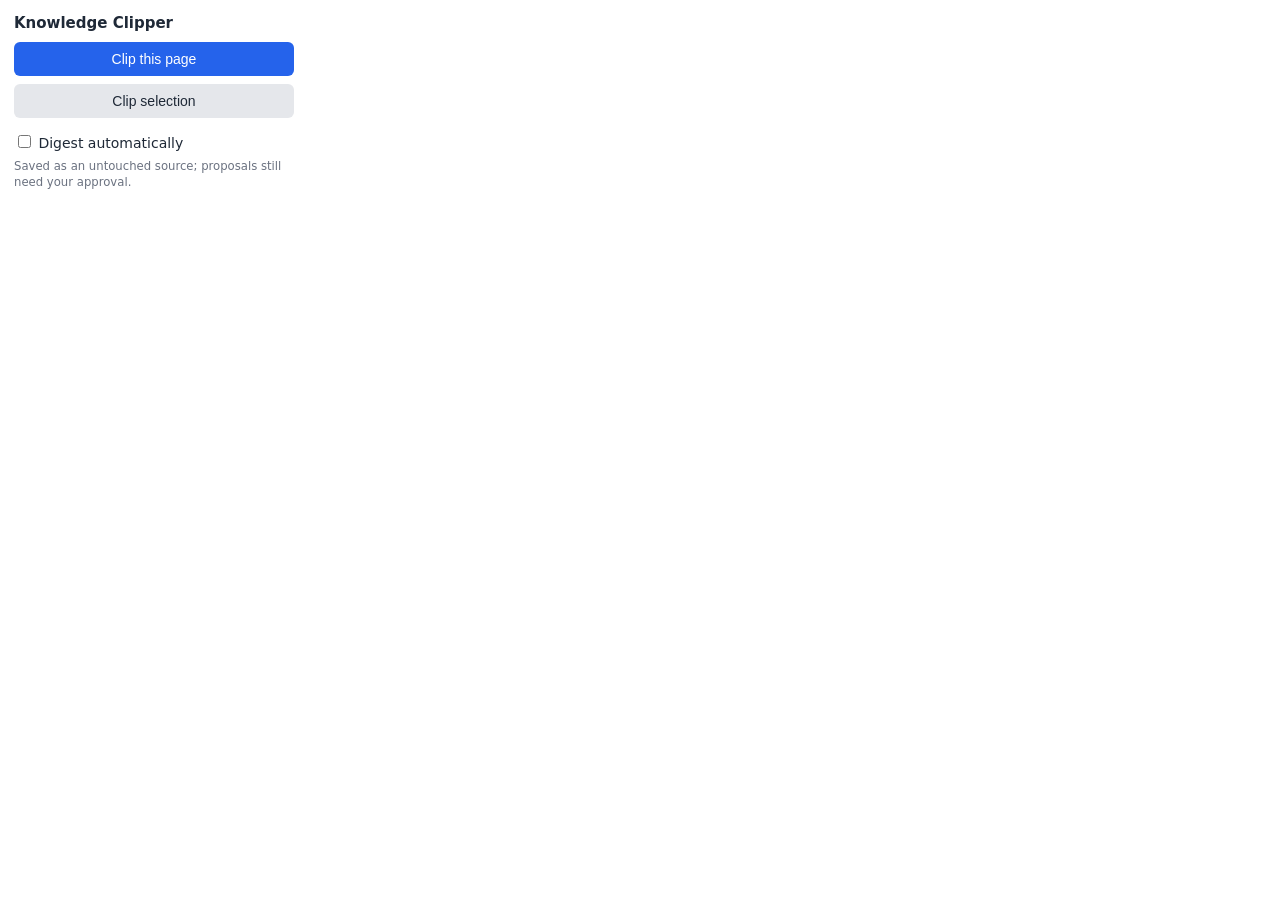
<file: extension/popup.html>
<!doctype html>
<meta charset="utf-8">
<style>
  :root { color-scheme: light dark; }  /* form controls and scrollbars follow the dark theme too */
  body { width: 280px; margin: 0; padding: 14px; font: 14px system-ui, sans-serif; color: #1f2937; }
  h1 { font-size: 15px; margin: 0 0 10px; }
  button { width: 100%; padding: 9px; margin-bottom: 8px; border: 0; border-radius: 6px; background: #2563eb; color: #fff; font-size: 14px; cursor: pointer; }
  button.alt { background: #e5e7eb; color: #1f2937; }
  button:disabled { opacity: .5; cursor: default; }
  input[type=text] { width: 100%; box-sizing: border-box; padding: 7px; margin: 4px 0 8px; }
  label { display: block; margin: 6px 0; }
  #msg { margin-top: 8px; font-size: 13px; min-height: 18px; }
  .err { color: #b91c1c; } .ok { color: #15803d; } small { color: #6b7280; }
  @media (prefers-color-scheme: dark) { body { background: #111827; color: #e5e7eb; } button.alt { background: #374151; color: #e5e7eb; } small { color: #9ca3af; } }
</style>
<h1>Knowledge Clipper</h1>
<div id="setup" hidden>
  <small>Paste the clip key from <code>data/clipper.key</code> (one time).</small>
  <input type="text" id="key" placeholder="clip key" autocomplete="off">
  <button id="savekey">Save key</button>
</div>
<div id="main">
  <button id="page">Clip this page</button>
  <button id="sel" class="alt">Clip selection</button>
  <label><input type="checkbox" id="digest"> Digest automatically</label>
  <small>Saved as an untouched source; proposals still need your approval.</small>
</div>
<div id="msg"></div>
<script src="popup.js"></script>
</file>
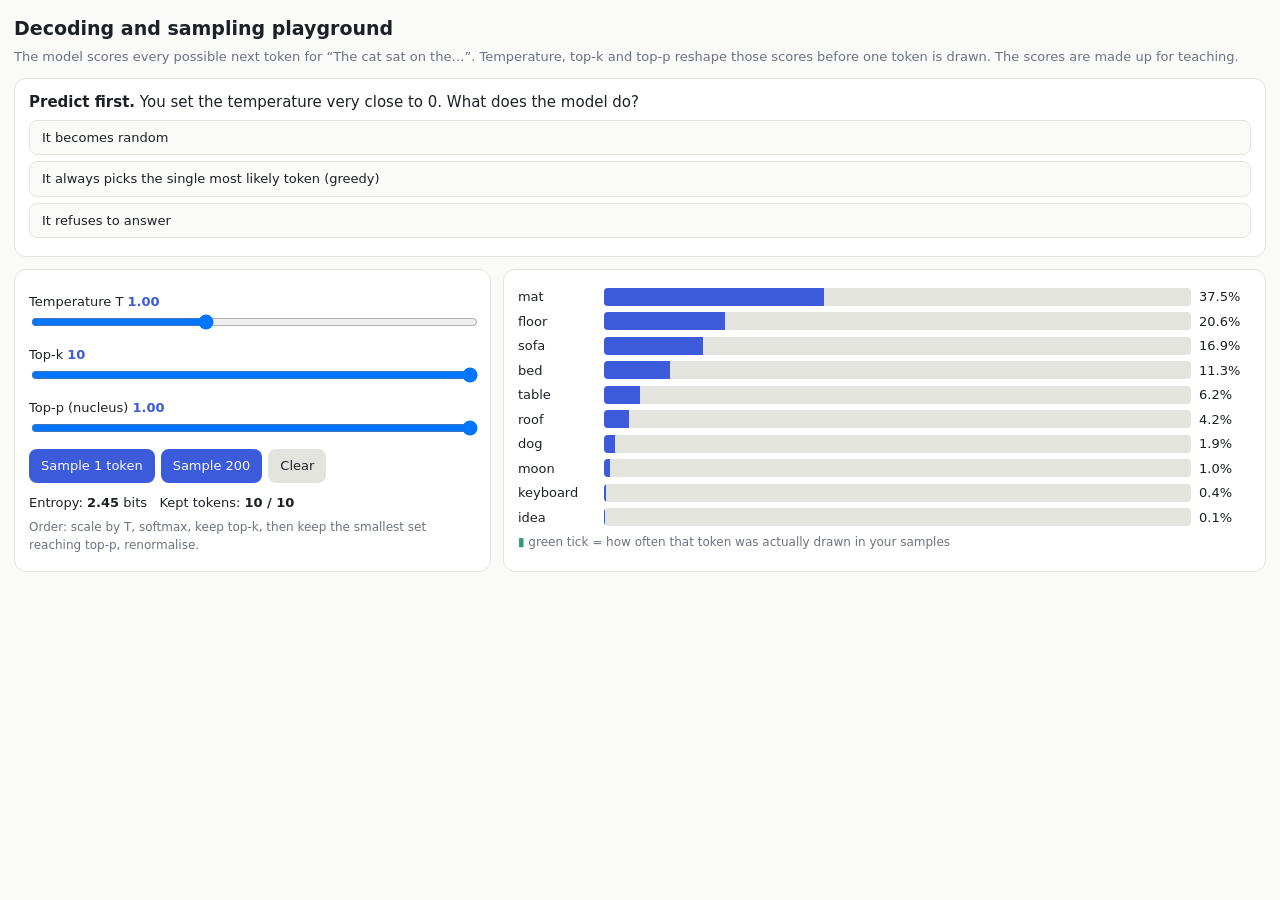
<file: playgrounds/decoding-and-sampling.html>
<!doctype html><html lang="en"><head><meta charset="utf-8"><meta name="viewport" content="width=device-width,initial-scale=1"><title>Decoding and sampling playground</title>
<style>
:root{--bg:#fafaf8;--ink:#1d2127;--muted:#6b7280;--line:#e4e4df;--panel:#fff;--accent:#3b5bdb;--ok:#2f9e6b;--bad:#c92a2a}
@media(prefers-color-scheme:dark){:root{--bg:#14161a;--ink:#e6e8ec;--muted:#98a0ad;--line:#2b2f37;--panel:#1b1e24;--accent:#7c93ff;--ok:#4cc38a;--bad:#ff6b6b}}
*{box-sizing:border-box}body{margin:0;background:var(--bg);color:var(--ink);font:15px/1.5 system-ui,sans-serif;padding:14px}
h1{font-size:19px;margin:0 0 4px}.sub{color:var(--muted);margin:0 0 12px;font-size:13px}.card{background:var(--panel);border:1px solid var(--line);border-radius:12px;padding:12px 14px;margin-bottom:12px}
.grid{display:grid;grid-template-columns:minmax(240px,1fr) minmax(0,1.6fr);gap:12px}@media(max-width:760px){.grid{grid-template-columns:1fr}}
label{display:block;font-size:13px;margin-top:10px}label b{font-variant-numeric:tabular-nums;color:var(--accent)}input[type=range]{width:100%}
button{background:var(--accent);color:var(--bg);border:0;border-radius:8px;padding:7px 12px;font:inherit;font-size:13px;cursor:pointer;margin:8px 6px 0 0}button.g{background:var(--line);color:var(--ink)}
.opt{display:block;width:100%;text-align:left;background:var(--bg);color:var(--ink);border:1px solid var(--line);margin:6px 0}.opt.sel{border-color:var(--accent)}
.row{display:grid;grid-template-columns:78px 1fr 52px;gap:8px;align-items:center;margin:5px 0;font-size:13px}.bar{height:18px;border-radius:4px;background:var(--line);position:relative;overflow:hidden}
.bar i{position:absolute;left:0;top:0;bottom:0;background:var(--accent);transition:width .25s}.bar u{position:absolute;top:0;bottom:0;width:3px;background:var(--ok);transition:left .25s}.row.off{opacity:.35}.row.off .bar i{background:var(--muted)}
.stat{font-size:13px;margin-top:10px;font-variant-numeric:tabular-nums}#out{font-size:15px;margin-top:8px;line-height:2}.tok{background:var(--line);border-radius:5px;padding:1px 6px;margin-right:4px}
#reveal{display:none;border-left:3px solid var(--accent);padding-left:10px;margin-top:10px;font-size:14px}.legend{color:var(--muted);font-size:12px;margin-top:6px}
</style></head><body>
<h1>Decoding and sampling playground</h1><p class="sub">The model scores every possible next token for &ldquo;The cat sat on the&hellip;&rdquo;. Temperature, top-k and top-p reshape those scores before one token is drawn. The scores are made up for teaching.</p>
<div class="card"><b>Predict first.</b> You set the temperature very close to 0. What does the model do?
<button class="opt" data-a="a">It becomes random</button><button class="opt" data-a="b">It always picks the single most likely token (greedy)</button><button class="opt" data-a="c">It refuses to answer</button><div id="reveal"></div></div>
<div class="grid"><div class="card"><label>Temperature T <b id="tv"></b><input id="t" type="range" min="0.05" max="2.5" step="0.05" value="1"></label>
<label>Top-k <b id="kv"></b><input id="k" type="range" min="1" max="10" step="1" value="10"></label>
<label>Top-p (nucleus) <b id="pv"></b><input id="p" type="range" min="0.1" max="1" step="0.05" value="1"></label>
<div><button id="s1">Sample 1 token</button><button id="s200">Sample 200</button><button id="clr" class="g">Clear</button></div>
<div class="stat">Entropy: <b id="ent"></b> bits &nbsp; Kept tokens: <b id="kept"></b></div><div class="legend">Order: scale by T, softmax, keep top-k, then keep the smallest set reaching top-p, renormalise.</div></div>
<div class="card"><div id="bars"></div><div class="legend"><span style="color:var(--ok)">&#9646;</span> green tick = how often that token was actually drawn in your samples</div><div id="out"></div></div></div>
<script>
const $=id=>document.getElementById(id);
const toks=[["mat",4.0],["floor",3.4],["sofa",3.2],["bed",2.8],["table",2.2],["roof",1.8],["dog",1.0],["moon",0.4],["keyboard",-0.5],["idea",-2.0]];
let counts=toks.map(()=>0),total=0;
function dist(){const T=+$("t").value,K=+$("k").value,Pp=+$("p").value;
 const z=toks.map(t=>t[1]/T),m=Math.max(...z),e=z.map(v=>Math.exp(v-m)),s=e.reduce((a,b)=>a+b,0);let pr=e.map(v=>v/s);
 const order=pr.map((v,i)=>i).sort((a,b)=>pr[b]-pr[a]);let keep=new Set(order.slice(0,K));
 let cum=0,k2=new Set();for(const i of order){if(!keep.has(i))continue;k2.add(i);cum+=pr[i];if(cum>=Pp)break}
 const z2=pr.map((v,i)=>k2.has(i)?v:0),t2=z2.reduce((a,b)=>a+b,0);return{full:pr,final:z2.map(v=>v/t2),kept:k2}}
function draw(){const T=+$("t").value;$("tv").textContent=T.toFixed(2);$("kv").textContent=$("k").value;$("pv").textContent=(+$("p").value).toFixed(2);
 const d=dist();$("bars").innerHTML=toks.map((t,i)=>{const on=d.kept.has(i),w=(d.final[i]*100).toFixed(1),emp=total?(counts[i]/total*100):0;
  return `<div class="row ${on?"":"off"}"><span>${t[0]}</span><div class="bar"><i style="width:${w}%"></i>${total?`<u style="left:calc(${emp}% - 1px)"></u>`:""}</div><span>${w}%</span></div>`}).join("");
 const H=-d.final.reduce((a,p)=>p>0?a+p*Math.log2(p):a,0);$("ent").textContent=H.toFixed(2);$("kept").textContent=d.kept.size+" / "+toks.length}
function draw1(){const d=dist();let r=Math.random(),c=0;for(let i=0;i<toks.length;i++){c+=d.final[i];if(r<c)return i}return toks.findIndex((_,i)=>d.final[i]>0)}
function sample(n){for(let j=0;j<n;j++){const i=draw1();counts[i]++;total++;if(n==1)$("out").innerHTML+=`<span class="tok">${toks[i][0]}</span>`}if(n>1)$("out").innerHTML=`<span class="muted">${total} samples drawn. Compare the green ticks with the bars.</span>`;draw()}
$("s1").onclick=()=>sample(1);$("s200").onclick=()=>sample(200);$("clr").onclick=()=>{counts=toks.map(()=>0);total=0;$("out").innerHTML="";draw()};
["t","k","p"].forEach(i=>$(i).oninput=()=>{counts=toks.map(()=>0);total=0;draw()});
document.querySelectorAll(".opt").forEach(o=>o.onclick=()=>{document.querySelectorAll(".opt").forEach(x=>x.classList.remove("sel"));o.classList.add("sel");const r=$("reveal");r.style.display="block";
 r.innerHTML=(o.dataset.a=="b"?"<b>Right.</b> ":"<b>Not quite.</b> ")+"Dividing the scores by a tiny T exaggerates the gaps, so nearly all probability lands on the top token: effectively greedy decoding. Large T flattens the distribution toward uniform. Drag T both ways and watch the entropy readout.";});
draw();
</script></body></html>
</file>
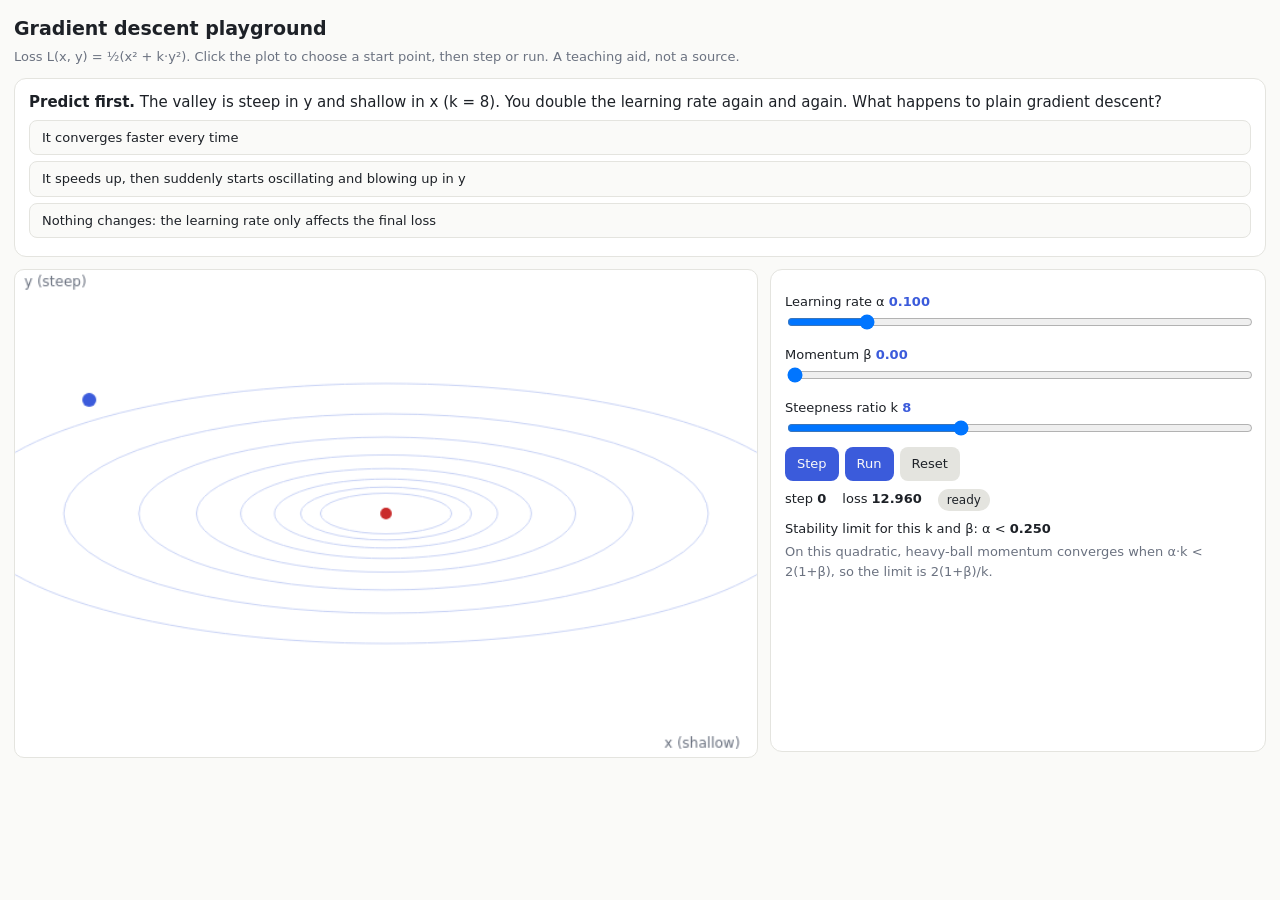
<file: playgrounds/gradient-descent.html>
<!doctype html><html lang="en"><head><meta charset="utf-8"><meta name="viewport" content="width=device-width,initial-scale=1"><title>Gradient descent playground</title>
<style>
:root{--bg:#fafaf8;--ink:#1d2127;--muted:#6b7280;--line:#e4e4df;--panel:#fff;--accent:#3b5bdb;--ok:#2f9e6b;--bad:#c92a2a;--c1:#c9d3f5}
@media(prefers-color-scheme:dark){:root{--bg:#14161a;--ink:#e6e8ec;--muted:#98a0ad;--line:#2b2f37;--panel:#1b1e24;--accent:#7c93ff;--ok:#4cc38a;--bad:#ff6b6b;--c1:#34406e}}
*{box-sizing:border-box}body{margin:0;background:var(--bg);color:var(--ink);font:15px/1.5 system-ui,sans-serif;padding:14px}
h1{font-size:19px;margin:0 0 4px}.sub{color:var(--muted);margin:0 0 12px;font-size:13px}
.card{background:var(--panel);border:1px solid var(--line);border-radius:12px;padding:12px 14px;margin-bottom:12px}
.grid{display:grid;grid-template-columns:minmax(0,1.5fr) minmax(240px,1fr);gap:12px}@media(max-width:760px){.grid{grid-template-columns:1fr}}
canvas{width:100%;height:auto;border-radius:10px;background:var(--panel);border:1px solid var(--line);cursor:crosshair;touch-action:none}
label{display:block;font-size:13px;margin-top:10px}label b{font-variant-numeric:tabular-nums;color:var(--accent)}
input[type=range]{width:100%}button{background:var(--accent);color:var(--bg);border:0;border-radius:8px;padding:7px 12px;font:inherit;font-size:13px;cursor:pointer;margin:6px 6px 0 0}button.g{background:var(--line);color:var(--ink)}
.opt{display:block;width:100%;text-align:left;background:var(--bg);color:var(--ink);border:1px solid var(--line);margin:6px 0}.opt.sel{border-color:var(--accent)}
.stat{display:flex;gap:16px;flex-wrap:wrap;font-size:13px;margin-top:8px;font-variant-numeric:tabular-nums}.pill{padding:2px 9px;border-radius:99px;background:var(--line);font-size:12px}.pill.ok{color:var(--ok)}.pill.bad{color:var(--bad)}
#reveal{display:none;border-left:3px solid var(--accent);padding-left:10px;margin-top:10px;font-size:14px}
</style></head><body>
<h1>Gradient descent playground</h1><p class="sub">Loss L(x, y) = &frac12;(x&sup2; + k&middot;y&sup2;). Click the plot to choose a start point, then step or run. A teaching aid, not a source.</p>
<div class="card" id="predict"><b>Predict first.</b> The valley is steep in y and shallow in x (k = 8). You double the learning rate again and again. What happens to plain gradient descent?
<button class="opt" data-a="a">It converges faster every time</button><button class="opt" data-a="b">It speeds up, then suddenly starts oscillating and blowing up in y</button><button class="opt" data-a="c">Nothing changes: the learning rate only affects the final loss</button>
<div id="reveal"></div></div>
<div class="grid"><div><canvas id="cv" width="640" height="420"></canvas></div>
<div class="card"><label>Learning rate &alpha; <b id="lrv"></b><input id="lr" type="range" min="0.005" max="0.6" step="0.005" value="0.1"></label>
<label>Momentum &beta; <b id="bv"></b><input id="b" type="range" min="0" max="0.95" step="0.01" value="0"></label>
<label>Steepness ratio k <b id="kv"></b><input id="k" type="range" min="1" max="20" step="1" value="8"></label>
<div><button id="step">Step</button><button id="run">Run</button><button id="reset" class="g">Reset</button></div>
<div class="stat"><span>step <b id="n">0</b></span><span>loss <b id="L">-</b></span><span id="state" class="pill">ready</span></div>
<div class="stat" style="display:block"><div>Stability limit for this k and &beta;: &alpha; &lt; <b id="lim"></b></div><div class="sub" style="margin:4px 0 0">On this quadratic, heavy-ball momentum converges when &alpha;&middot;k &lt; 2(1+&beta;), so the limit is 2(1+&beta;)/k.</div></div></div></div>
<script>
const $=id=>document.getElementById(id),cv=$("cv"),g=cv.getContext("2d");
let P={x:-3.2,y:1.4},V={x:0,y:0},n=0,path=[],timer=null,start={x:-3.2,y:1.4};
const W=cv.width,H=cv.height,X0=-4,X1=4,Y0=-3,Y1=3,sx=x=>(x-X0)/(X1-X0)*W,sy=y=>H-(y-Y0)/(Y1-Y0)*H;
const get=()=>({lr:+$("lr").value,b:+$("b").value,k:+$("k").value});
const loss=(x,y,k)=>0.5*(x*x+k*y*y);
function lab(){const{lr,b,k}=get();$("lrv").textContent=lr.toFixed(3);$("bv").textContent=b.toFixed(2);$("kv").textContent=k;$("lim").textContent=(2*(1+b)/k).toFixed(3);}
function css(n){return getComputedStyle(document.documentElement).getPropertyValue(n)}
function draw(){const{lr,b,k}=get();g.clearRect(0,0,W,H);g.lineWidth=1;
 for(let c=0.25;c<14;c*=1.7){g.strokeStyle=css("--c1");g.beginPath();g.ellipse(sx(0),sy(0),Math.sqrt(2*c)/(X1-X0)*W,Math.sqrt(2*c/k)/(Y1-Y0)*H,0,0,7);g.stroke();}
 g.fillStyle=css("--muted");g.font="12px system-ui";g.fillText("x (shallow)",W-80,H-8);g.fillText("y (steep)",8,14);
 g.strokeStyle=css("--accent");g.lineWidth=2;g.beginPath();path.forEach((p,i)=>{const a=sx(p.x),c=sy(p.y);i?g.lineTo(a,c):g.moveTo(a,c)});g.stroke();
 g.fillStyle=css("--bad");g.beginPath();g.arc(sx(0),sy(0),5,0,7);g.fill();
 g.fillStyle=css("--accent");path.forEach((p,i)=>{g.beginPath();g.arc(sx(p.x),sy(p.y),i==path.length-1?6:2.5,0,7);g.fill()});}
function status(){const{k}=get(),L=loss(P.x,P.y,k);$("n").textContent=n;$("L").textContent=isFinite(L)?(L>1e6?"&gt;1e6".replace("&gt;",">"):L.toFixed(L<0.01?5:3)):"inf";
 const s=$("state");if(!isFinite(L)||L>1e6){s.textContent="diverged";s.className="pill bad";stop()}else if(L<1e-4){s.textContent="converged";s.className="pill ok";stop()}else{s.textContent=n?"descending":"ready";s.className="pill"}}
function step(){const{lr,b,k}=get(),gx=P.x,gy=k*P.y;V.x=b*V.x-lr*gx;V.y=b*V.y-lr*gy;P={x:P.x+V.x,y:P.y+V.y};n++;path.push({...P});if(path.length>400)path.shift();draw();status()}
function stop(){clearInterval(timer);timer=null;$("run").textContent="Run"}
function reset(){stop();P={...start};V={x:0,y:0};n=0;path=[{...P}];draw();status();lab()}
$("step").onclick=step;$("run").onclick=()=>{if(timer)return stop();$("run").textContent="Pause";timer=setInterval(()=>{if(n>600)return stop();step()},60)};$("reset").onclick=reset;
["lr","b","k"].forEach(i=>$(i).oninput=()=>{lab();if(i=="k"){draw()}});
cv.onpointerdown=e=>{const r=cv.getBoundingClientRect();start={x:X0+(e.clientX-r.left)/r.width*(X1-X0),y:Y1-(e.clientY-r.top)/r.height*(Y1-Y0)};reset()};
document.querySelectorAll(".opt").forEach(o=>o.onclick=()=>{document.querySelectorAll(".opt").forEach(x=>x.classList.remove("sel"));o.classList.add("sel");
 const r=$("reveal");r.style.display="block";r.innerHTML=(o.dataset.a=="b"?"<b>Right.</b> ":"<b>Not quite.</b> ")+"Past a point a bigger step overshoots the steep direction: each step lands farther up the other wall, so y flips sign and grows. For this quadratic the limit is &alpha; &lt; 2/k. Try &alpha; = 0.2, then 0.3 with k = 8, and watch the trail. Then add momentum.";});
window.matchMedia("(prefers-color-scheme: dark)").onchange=draw;reset();
</script></body></html>
</file>
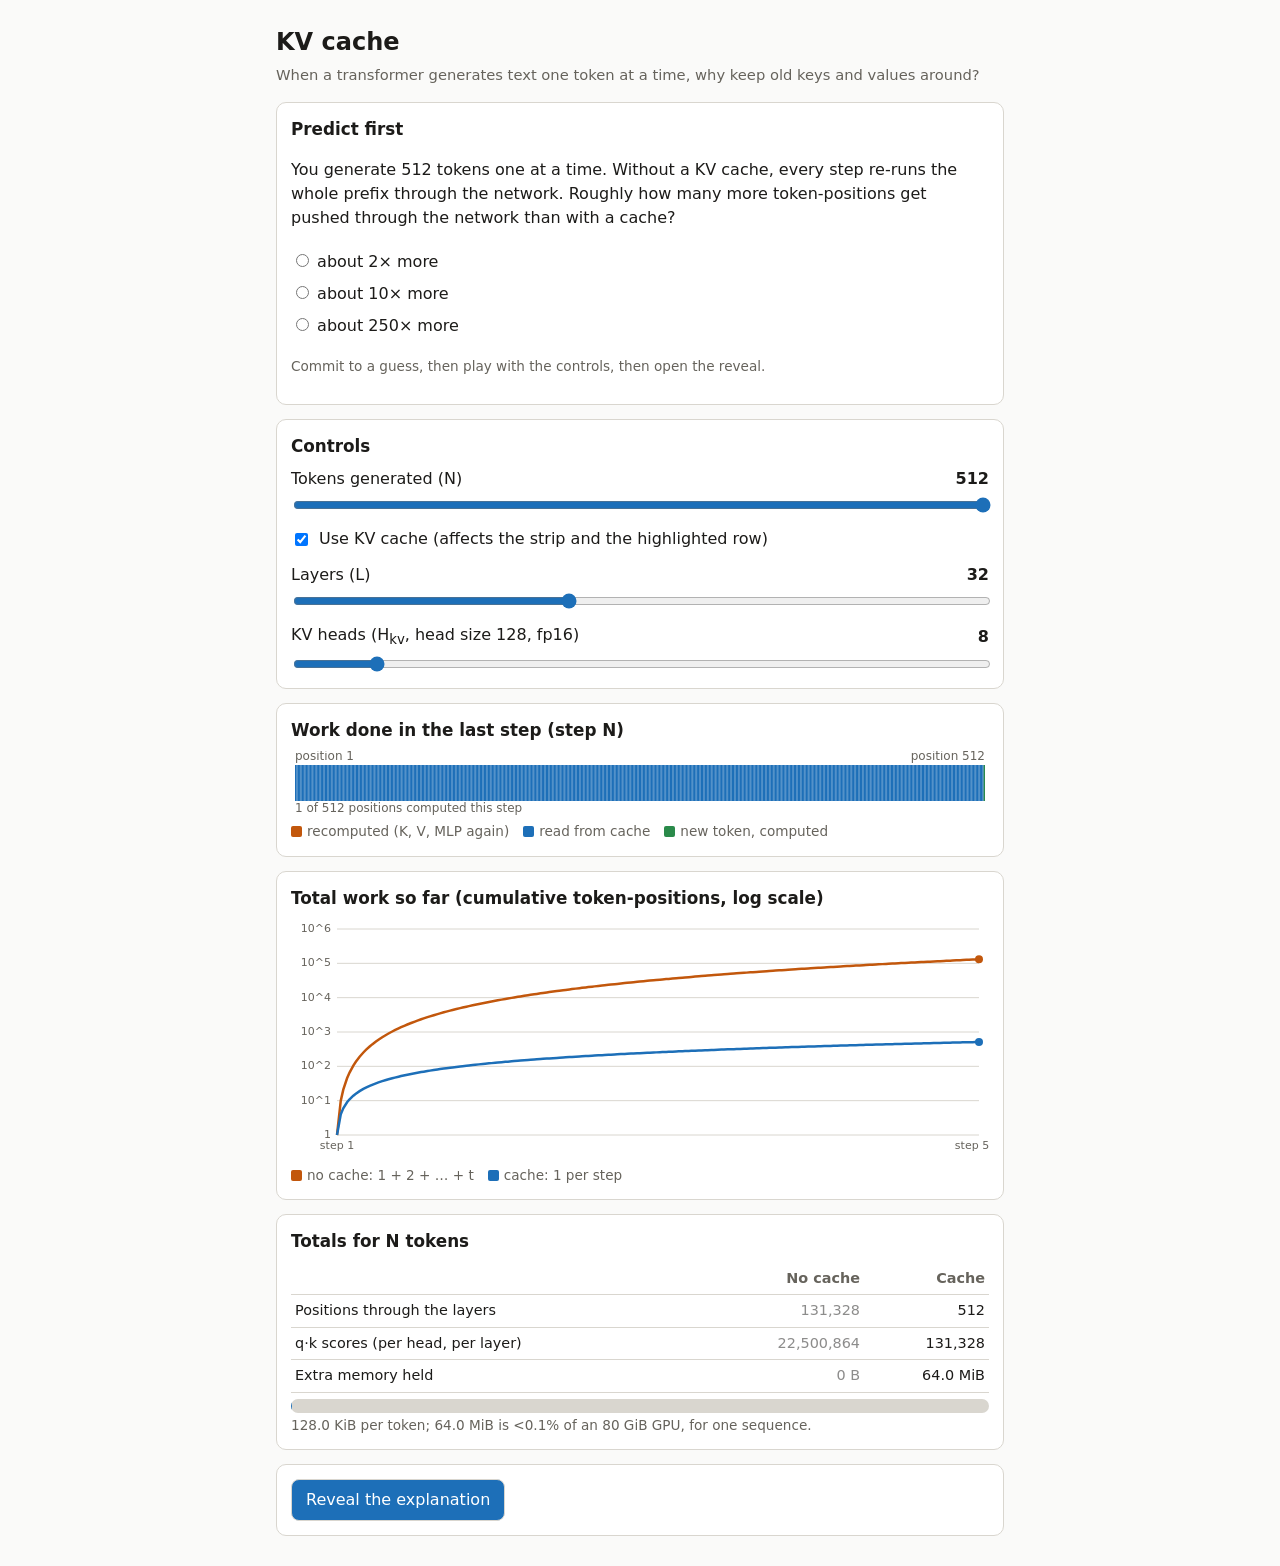
<file: playgrounds/kv-cache.html>
<!DOCTYPE html>
<html lang="en">
<head>
<meta charset="utf-8">
<meta name="viewport" content="width=device-width, initial-scale=1">
<title>Playground: KV cache</title>
<style>
  :root {
    --bg: #fafaf9; --fg: #1c1b19; --muted: #66635c; --card: #ffffff; --line: #d9d6cf;
    --nocache: #c2570c; --cache: #1d6fb8; --new: #2a8a4a; --accent: #1d6fb8;
  }
  @media (prefers-color-scheme: dark) {
    :root {
      --bg: #151514; --fg: #ecebe7; --muted: #a29f97; --card: #1f1f1d; --line: #3a3935;
      --nocache: #f08a3c; --cache: #5aa6ee; --new: #55c47a; --accent: #5aa6ee;
    }
  }
  * { box-sizing: border-box; }
  body { margin: 0; background: var(--bg); color: var(--fg);
    font: 16px/1.5 system-ui, -apple-system, "Segoe UI", sans-serif; }
  main { max-width: 760px; margin: 0 auto; padding: 16px; }
  h1 { font-size: 1.5rem; margin: 8px 0 4px; }
  h2 { font-size: 1.05rem; margin: 0 0 8px; }
  .sub { color: var(--muted); margin: 0 0 16px; font-size: .92rem; }
  section { background: var(--card); border: 1px solid var(--line); border-radius: 10px;
    padding: 14px; margin-bottom: 14px; }
  .predict label { display: block; padding: 4px 0; cursor: pointer; }
  .controls { display: grid; gap: 12px; }
  .ctl { display: grid; grid-template-columns: 1fr auto; gap: 4px 8px; align-items: center; }
  .ctl input[type=range] { grid-column: 1 / -1; width: 100%; accent-color: var(--accent); }
  .ctl output { font-variant-numeric: tabular-nums; font-weight: 600; }
  .toggle { display: flex; gap: 8px; align-items: center; }
  canvas { width: 100%; display: block; border-radius: 6px; }
  .legend { display: flex; flex-wrap: wrap; gap: 4px 14px; font-size: .85rem; color: var(--muted); margin-top: 6px; }
  .sw { display: inline-block; width: 11px; height: 11px; border-radius: 2px; margin-right: 5px; vertical-align: -1px; }
  table { width: 100%; border-collapse: collapse; font-size: .9rem; font-variant-numeric: tabular-nums; }
  th, td { text-align: right; padding: 5px 4px; border-bottom: 1px solid var(--line); }
  th:first-child, td:first-child { text-align: left; }
  th { color: var(--muted); font-weight: 600; }
  .bar { height: 14px; background: var(--line); border-radius: 7px; overflow: hidden; margin: 6px 0 2px; }
  .bar > div { height: 100%; background: var(--cache); width: 0; }
  button { font: inherit; padding: 8px 14px; border-radius: 8px; border: 1px solid var(--line);
    background: var(--accent); color: #fff; cursor: pointer; }
  #reveal[hidden] { display: none; }
  .note { font-size: .85rem; color: var(--muted); }
  code { background: var(--bg); padding: 1px 5px; border-radius: 4px; }
</style>
</head>
<body>
<main>
  <h1>KV cache</h1>
  <p class="sub">When a transformer generates text one token at a time, why keep old keys and values around?</p>

  <section class="predict">
    <h2>Predict first</h2>
    <p>You generate 512 tokens one at a time. Without a KV cache, every step re-runs the whole prefix through the network. Roughly how many more token-positions get pushed through the network than with a cache?</p>
    <label><input type="radio" name="guess" value="2"> about 2&times; more</label>
    <label><input type="radio" name="guess" value="10"> about 10&times; more</label>
    <label><input type="radio" name="guess" value="250"> about 250&times; more</label>
    <p class="note">Commit to a guess, then play with the controls, then open the reveal.</p>
  </section>

  <section>
    <h2>Controls</h2>
    <div class="controls">
      <div class="ctl">
        <label for="n">Tokens generated (N)</label><output id="nOut"></output>
        <input id="n" type="range" min="1" max="512" value="512">
      </div>
      <div class="toggle">
        <input id="useCache" type="checkbox" checked>
        <label for="useCache">Use KV cache (affects the strip and the highlighted row)</label>
      </div>
      <div class="ctl">
        <label for="layers">Layers (L)</label><output id="layersOut"></output>
        <input id="layers" type="range" min="1" max="80" value="32">
      </div>
      <div class="ctl">
        <label for="heads">KV heads (H<sub>kv</sub>, head size 128, fp16)</label><output id="headsOut"></output>
        <input id="heads" type="range" min="1" max="64" value="8">
      </div>
    </div>
  </section>

  <section>
    <h2>Work done in the last step (step N)</h2>
    <canvas id="strip" height="64" aria-label="Token positions processed at the final step"></canvas>
    <div class="legend">
      <span><span class="sw" style="background:var(--nocache)"></span>recomputed (K, V, MLP again)</span>
      <span><span class="sw" style="background:var(--cache)"></span>read from cache</span>
      <span><span class="sw" style="background:var(--new)"></span>new token, computed</span>
    </div>
  </section>

  <section>
    <h2>Total work so far (cumulative token-positions, log scale)</h2>
    <canvas id="chart" height="240" aria-label="Cumulative positions processed versus step, log scale"></canvas>
    <div class="legend">
      <span><span class="sw" style="background:var(--nocache)"></span>no cache: 1 + 2 + &hellip; + t</span>
      <span><span class="sw" style="background:var(--cache)"></span>cache: 1 per step</span>
    </div>
  </section>

  <section>
    <h2>Totals for N tokens</h2>
    <table>
      <thead><tr><th></th><th>No cache</th><th>Cache</th></tr></thead>
      <tbody>
        <tr id="rowPos"><td>Positions through the layers</td><td id="posNo"></td><td id="posYes"></td></tr>
        <tr id="rowQK"><td>q&middot;k scores (per head, per layer)</td><td id="qkNo"></td><td id="qkYes"></td></tr>
        <tr id="rowMem"><td>Extra memory held</td><td id="memNo"></td><td id="memYes"></td></tr>
      </tbody>
    </table>
    <div class="bar"><div id="memBar"></div></div>
    <div class="note" id="memNote"></div>
  </section>

  <section>
    <button id="revealBtn" type="button">Reveal the explanation</button>
    <div id="reveal" hidden>
      <h2 style="margin-top:12px">What happened</h2>
      <p id="answer"></p>
      <p><b>Why.</b> Generating token t+1 needs the query of the newest position, and the keys and values of every position so far. In a decoder with a causal mask, the keys and values of old positions depend only on earlier tokens, so they never change. A cache stores them (per layer, per KV head) and each step only computes K, V (and the MLP) for the one new token, then appends.</p>
      <p><b>What does not go away.</b> Each step still scores the new query against all t cached keys, so attention cost per step still grows with t (the q&middot;k row above drops from cubic to quadratic, not to linear).</p>
      <p><b>The price.</b> Memory: <code>2 &times; L &times; H<sub>kv</sub> &times; d<sub>head</sub> &times; bytes &times; tokens</code> (the 2 is K and V). It grows linearly with sequence length, which is why long contexts and many concurrent users are often limited by memory, and why designs with fewer KV heads (grouped-query or multi-query attention) shrink it.</p>
      <p class="note"><b>Simplifications.</b> Toy cost model: every position costs one unit regardless of model size; prompt length is 0; batching, prefill chunking and paged caches are ignored. Memory figures use the formula exactly, but L and H<sub>kv</sub> are free sliders, not a specific model. Without a cache the K/V tensors exist transiently inside each step; &ldquo;extra memory held&rdquo; counts only what is kept between steps.</p>
      <p class="note">Vault page: [[kv-cache]] (a stub with no sources yet). This explanation is general knowledge, not sourced, and this playground is a teaching aid, not evidence.</p>
    </div>
  </section>
</main>

<script>
(function () {
  var $ = function (id) { return document.getElementById(id); };
  var D_HEAD = 128, BYTES = 2; // fp16
  var GPU_GIB = 80;

  function css(name) { return getComputedStyle(document.documentElement).getPropertyValue(name).trim(); }
  function fmt(x) { return Math.round(x).toLocaleString("en-US"); }
  function fmtBytes(b) {
    var u = ["B", "KiB", "MiB", "GiB", "TiB"], i = 0;
    while (b >= 1024 && i < u.length - 1) { b /= 1024; i++; }
    return (i === 0 ? b.toFixed(0) : b.toFixed(b < 10 ? 2 : 1)) + " " + u[i];
  }
  function setupCanvas(c) {
    var dpr = window.devicePixelRatio || 1;
    var w = c.clientWidth, h = parseInt(c.getAttribute("height"), 10);
    c.width = Math.round(w * dpr); c.height = Math.round(h * dpr);
    var ctx = c.getContext("2d");
    ctx.setTransform(dpr, 0, 0, dpr, 0, 0);
    return { ctx: ctx, w: w, h: h };
  }

  // ---- math ----
  function posNo(N) { return N * (N + 1) / 2; }          // sum_{t=1..N} t
  function posYes(N) { return N; }                       // 1 per step
  function qkNo(N) { return N * (N + 1) * (N + 2) / 6; } // sum_t t(t+1)/2 (full causal prefix recomputed)
  function qkYes(N) { return N * (N + 1) / 2; }          // sum_t t (one new query row)
  function cacheBytes(N, L, H) { return 2 * L * H * D_HEAD * BYTES * N; }

  function drawStrip(N, useCache) {
    var s = setupCanvas($("strip")), ctx = s.ctx;
    ctx.clearRect(0, 0, s.w, s.h);
    var pad = 4, W = s.w - 2 * pad, cell = W / N, gap = cell > 4 ? 1 : 0;
    for (var i = 0; i < N; i++) {
      var last = i === N - 1;
      ctx.fillStyle = last ? css("--new") : (useCache ? css("--cache") : css("--nocache"));
      ctx.fillRect(pad + i * cell, 14, Math.max(cell - gap, 0.6), 36);
    }
    ctx.fillStyle = css("--muted"); ctx.font = "12px system-ui, sans-serif";
    ctx.textBaseline = "top";
    ctx.textAlign = "left"; ctx.fillText("position 1", pad, 0);
    ctx.textAlign = "right"; ctx.fillText("position " + N, s.w - pad, 0);
    ctx.textAlign = "left";
    var done = useCache ? 1 : N;
    ctx.fillText(fmt(done) + " of " + fmt(N) + " positions computed this step", pad, 52);
  }

  function drawChart(N) {
    var s = setupCanvas($("chart")), ctx = s.ctx;
    ctx.clearRect(0, 0, s.w, s.h);
    var L = 46, R = 10, T = 10, B = 24, pw = s.w - L - R, ph = s.h - T - B;
    var top = Math.max(posNo(N), 10), maxExp = Math.ceil(Math.log10(top));
    function X(t) { return L + (N === 1 ? 0 : (t - 1) / (N - 1)) * pw; }
    function Y(v) { return T + ph - (Math.log10(Math.max(v, 1)) / maxExp) * ph; }
    ctx.font = "11px system-ui, sans-serif"; ctx.fillStyle = css("--muted");
    ctx.strokeStyle = css("--line"); ctx.lineWidth = 1;
    ctx.textAlign = "right"; ctx.textBaseline = "middle";
    for (var e = 0; e <= maxExp; e++) {
      var y = Y(Math.pow(10, e));
      ctx.beginPath(); ctx.moveTo(L, y); ctx.lineTo(L + pw, y); ctx.stroke();
      ctx.fillText(e === 0 ? "1" : "10^" + e, L - 6, y);
    }
    ctx.textAlign = "center"; ctx.textBaseline = "top";
    ctx.fillText("step 1", L, T + ph + 6);
    ctx.fillText("step " + N, L + pw, T + ph + 6);
    function curve(fn, color) {
      ctx.strokeStyle = color; ctx.lineWidth = 2.5; ctx.beginPath();
      var steps = Math.min(N, 200);
      for (var k = 0; k < steps; k++) {
        var t = steps === 1 ? 1 : 1 + Math.round(k * (N - 1) / (steps - 1));
        var px = X(t), py = Y(fn(t));
        if (k === 0) ctx.moveTo(px, py); else ctx.lineTo(px, py);
      }
      ctx.stroke();
      ctx.fillStyle = color; ctx.beginPath(); ctx.arc(X(N), Y(fn(N)), 4, 0, 6.283); ctx.fill();
    }
    curve(posNo, css("--nocache"));
    curve(posYes, css("--cache"));
  }

  function update() {
    var N = +$("n").value, Ly = +$("layers").value, H = +$("heads").value;
    var useCache = $("useCache").checked;
    $("nOut").textContent = N; $("layersOut").textContent = Ly; $("headsOut").textContent = H;

    $("posNo").textContent = fmt(posNo(N)); $("posYes").textContent = fmt(posYes(N));
    $("qkNo").textContent = fmt(qkNo(N)); $("qkYes").textContent = fmt(qkYes(N));
    var mem = cacheBytes(N, Ly, H);
    $("memNo").textContent = "0 B"; $("memYes").textContent = fmtBytes(mem);
    ["rowPos", "rowQK", "rowMem"].forEach(function (id) {
      $(id).style.fontWeight = "400";
    });
    var cells = document.querySelectorAll("#rowPos td, #rowQK td, #rowMem td");
    for (var i = 0; i < cells.length; i++) {
      var col = i % 3; cells[i].style.opacity = (col === 0 || (col === 2) === useCache) ? "1" : "0.5";
    }
    var perTok = cacheBytes(1, Ly, H);
    var pct = Math.min(100, mem / (GPU_GIB * Math.pow(1024, 3)) * 100);
    $("memBar").style.width = pct + "%";
    $("memNote").textContent = fmtBytes(perTok) + " per token; " + fmtBytes(mem) +
      " is " + (pct < 0.1 ? "<0.1" : pct.toFixed(1)) + "% of an " + GPU_GIB + " GiB GPU, for one sequence.";

    var ratio = posNo(N) / posYes(N);
    $("answer").innerHTML = "With N = <b>" + N + "</b>, no cache pushes <b>" + fmt(posNo(N)) +
      "</b> token-positions through the network versus <b>" + fmt(posYes(N)) + "</b> with a cache: <b>" +
      ratio.toFixed(1) + "&times;</b> more. The ratio is (N+1)/2, so it grows with length. At N = 512 that is 256.5&times;, which is the &ldquo;about 250&times;&rdquo; option.";

    drawStrip(N, useCache); drawChart(N);
  }

  ["n", "layers", "heads", "useCache"].forEach(function (id) {
    $(id).addEventListener("input", update);
    $(id).addEventListener("change", update);
  });
  $("revealBtn").addEventListener("click", function () {
    var r = $("reveal"); r.hidden = !r.hidden;
    this.textContent = r.hidden ? "Reveal the explanation" : "Hide the explanation";
  });
  window.addEventListener("resize", update);
  if (window.matchMedia) {
    var mq = window.matchMedia("(prefers-color-scheme: dark)");
    if (mq.addEventListener) mq.addEventListener("change", update);
  }
  update();
})();
</script>
</body>
</html>
</file>
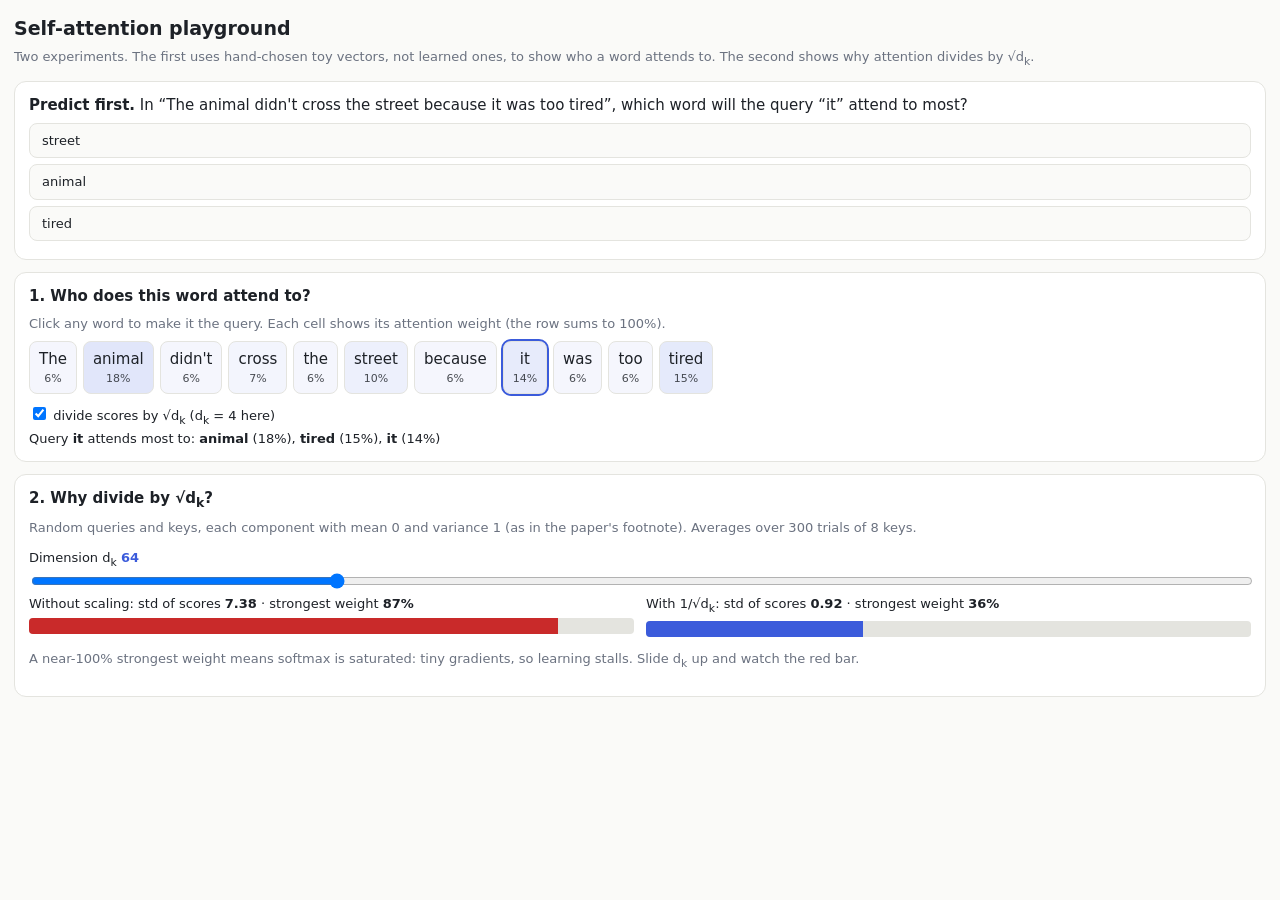
<file: playgrounds/self-attention.html>
<!doctype html><html lang="en"><head><meta charset="utf-8"><meta name="viewport" content="width=device-width,initial-scale=1"><title>Self-attention playground</title>
<style>
:root{--bg:#fafaf8;--ink:#1d2127;--muted:#6b7280;--line:#e4e4df;--panel:#fff;--accent:#3b5bdb;--ok:#2f9e6b;--bad:#c92a2a}
@media(prefers-color-scheme:dark){:root{--bg:#14161a;--ink:#e6e8ec;--muted:#98a0ad;--line:#2b2f37;--panel:#1b1e24;--accent:#7c93ff;--ok:#4cc38a;--bad:#ff6b6b}}
*{box-sizing:border-box}body{margin:0;background:var(--bg);color:var(--ink);font:15px/1.5 system-ui,sans-serif;padding:14px}
h1{font-size:19px;margin:0 0 4px}h2{font-size:15px;margin:0 0 6px}.sub{color:var(--muted);margin:0 0 12px;font-size:13px}.card{background:var(--panel);border:1px solid var(--line);border-radius:12px;padding:12px 14px;margin-bottom:12px}
.toks{display:flex;flex-wrap:wrap;gap:6px;margin:8px 0}.t{border:1px solid var(--line);border-radius:8px;padding:6px 9px;cursor:pointer;background:var(--bg);color:var(--ink);font:inherit;position:relative;min-width:44px;text-align:center}
.t.q{outline:2px solid var(--accent)}.t small{display:block;font-size:11px;color:var(--muted);font-variant-numeric:tabular-nums}
label{display:block;font-size:13px;margin-top:10px}label b{color:var(--accent);font-variant-numeric:tabular-nums}input[type=range]{width:100%}
button.b{background:var(--accent);color:var(--bg);border:0;border-radius:8px;padding:7px 12px;font:inherit;font-size:13px;cursor:pointer;margin:6px 6px 0 0}
.opt{display:block;width:100%;text-align:left;background:var(--bg);color:var(--ink);border:1px solid var(--line);border-radius:8px;padding:7px 12px;font:inherit;font-size:13px;cursor:pointer;margin:6px 0}.opt.sel{border-color:var(--accent)}
.two{display:grid;grid-template-columns:1fr 1fr;gap:12px}@media(max-width:760px){.two{grid-template-columns:1fr}}
.bar{height:16px;background:var(--line);border-radius:4px;overflow:hidden;margin:4px 0}.bar i{display:block;height:100%;background:var(--accent);transition:width .25s}.bar.bad i{background:var(--bad)}
.kv{font-size:13px;font-variant-numeric:tabular-nums}.reveal{display:none;border-left:3px solid var(--accent);padding-left:10px;margin-top:10px;font-size:14px}
</style></head><body>
<h1>Self-attention playground</h1><p class="sub">Two experiments. The first uses hand-chosen toy vectors, not learned ones, to show who a word attends to. The second shows why attention divides by &radic;d<sub>k</sub>.</p>
<div class="card"><b>Predict first.</b> In &ldquo;The animal didn't cross the street because it was too tired&rdquo;, which word will the query &ldquo;it&rdquo; attend to most?
<button class="opt" data-a="street">street</button><button class="opt" data-a="animal">animal</button><button class="opt" data-a="tired">tired</button><div class="reveal" id="r1"></div></div>
<div class="card"><h2>1. Who does this word attend to?</h2><div class="sub" style="margin:0">Click any word to make it the query. Each cell shows its attention weight (the row sums to 100%).</div><div class="toks" id="toks"></div>
<label><input type="checkbox" id="sc" checked> divide scores by &radic;d<sub>k</sub> (d<sub>k</sub> = 4 here)</label><div class="kv" id="top"></div></div>
<div class="card"><h2>2. Why divide by &radic;d<sub>k</sub>?</h2><div class="sub" style="margin:0">Random queries and keys, each component with mean 0 and variance 1 (as in the paper's footnote). Averages over 300 trials of 8 keys.</div>
<label>Dimension d<sub>k</sub> <b id="dv"></b><input id="d" type="range" min="1" max="256" step="1" value="64"></label>
<div class="two"><div><div class="kv">Without scaling: std of scores <b id="s0"></b> &middot; strongest weight <b id="m0"></b></div><div class="bar bad"><i id="b0"></i></div></div>
<div><div class="kv">With 1/&radic;d<sub>k</sub>: std of scores <b id="s1"></b> &middot; strongest weight <b id="m1"></b></div><div class="bar"><i id="b1"></i></div></div></div>
<div class="sub" style="margin-top:8px">A near-100% strongest weight means softmax is saturated: tiny gradients, so learning stalls. Slide d<sub>k</sub> up and watch the red bar.</div></div>
<script>
const $=id=>document.getElementById(id);
const words=["The","animal","didn't","cross","the","street","because","it","was","too","tired"];
// toy 4-d vectors: [thing-ness, animate, place-ness, state]
const K={"The":[.2,0,0,0],"animal":[1,1.3,0,0],"didn't":[0,0,0,.2],"cross":[0,.3,.4,0],"the":[.2,0,0,0],"street":[1,0,1.2,0],"because":[0,0,0,.1],"it":[.9,.5,.3,.4],"was":[0,0,0,.4],"too":[0,0,0,.3],"tired":[0,.9,0,1.2]};
const Q={"it":[1,1.1,.2,.9]}; words.forEach(w=>{if(!Q[w])Q[w]=K[w].map(v=>v*.8+(w=="tired"?.2:0))});
let q=7;
const sm=a=>{const m=Math.max(...a),e=a.map(v=>Math.exp(v-m)),s=e.reduce((x,y)=>x+y,0);return e.map(v=>v/s)};
function draw(){const sc=$("sc").checked,d=4,s=words.map(w=>Q[words[q]].reduce((a,v,i)=>a+v*K[w][i],0)/(sc?Math.sqrt(d):1)),a=sm(s);
 $("toks").innerHTML=words.map((w,i)=>`<button class="t ${i==q?"q":""}" data-i="${i}" style="background:rgba(59,91,219,${(a[i]*0.85).toFixed(2)});color:${a[i]>.35?"#fff":"inherit"}">${w}<small style="color:inherit;opacity:.8">${(a[i]*100).toFixed(0)}%</small></button>`).join("");
 document.querySelectorAll(".t").forEach(b=>b.onclick=()=>{q=+b.dataset.i;draw()});
 const o=a.map((v,i)=>[v,i]).sort((x,y)=>y[0]-x[0]).slice(0,3);$("top").innerHTML="Query <b>"+words[q]+"</b> attends most to: "+o.map(([v,i])=>`<b>${words[i]}</b> (${(v*100).toFixed(0)}%)`).join(", ")}
let seed=7;const rnd=()=>{seed=(seed*16807)%2147483647;return seed/2147483647},gau=()=>Math.sqrt(-2*Math.log(rnd()+1e-12))*Math.cos(2*Math.PI*rnd());
function sim(){const d=+$("d").value;$("dv").textContent=d;seed=11;let ss0=0,ss=0,n=0,m0=0,m1=0;const T=300;
 for(let t=0;t<T;t++){const q=Array.from({length:d},gau),sc=[];for(let j=0;j<8;j++){let dot=0;for(let i=0;i<d;i++)dot+=q[i]*gau();sc.push(dot)}
  const mean=sc.reduce((a,b)=>a+b,0)/8;ss0+=sc.reduce((a,b)=>a+(b-mean)**2,0)/8;m0+=Math.max(...sm(sc));m1+=Math.max(...sm(sc.map(v=>v/Math.sqrt(d))))}
 const s0=Math.sqrt(ss0/T),s1=s0/Math.sqrt(d);$("s0").textContent=s0.toFixed(2);$("s1").textContent=s1.toFixed(2);$("m0").textContent=(m0/T*100).toFixed(0)+"%";$("m1").textContent=(m1/T*100).toFixed(0)+"%";$("b0").style.width=(m0/T*100)+"%";$("b1").style.width=(m1/T*100)+"%"}
$("sc").onchange=draw;$("d").oninput=sim;
document.querySelectorAll(".opt").forEach(o=>o.onclick=()=>{document.querySelectorAll(".opt").forEach(x=>x.classList.remove("sel"));o.classList.add("sel");const r=$("r1");r.style.display="block";
 r.innerHTML=(o.dataset.a=="animal"?"<b>Right.</b> ":"<b>Not quite.</b> ")+"A trained model learns query and key vectors so that &ldquo;it&rdquo; scores highest against the thing it refers to. Here the toy vectors give &ldquo;animal&rdquo; the top score, with &ldquo;tired&rdquo; second (the thing it refers to, then the state it describes). Click different query words to see their patterns.";});
draw();sim();
</script></body></html>
</file>
